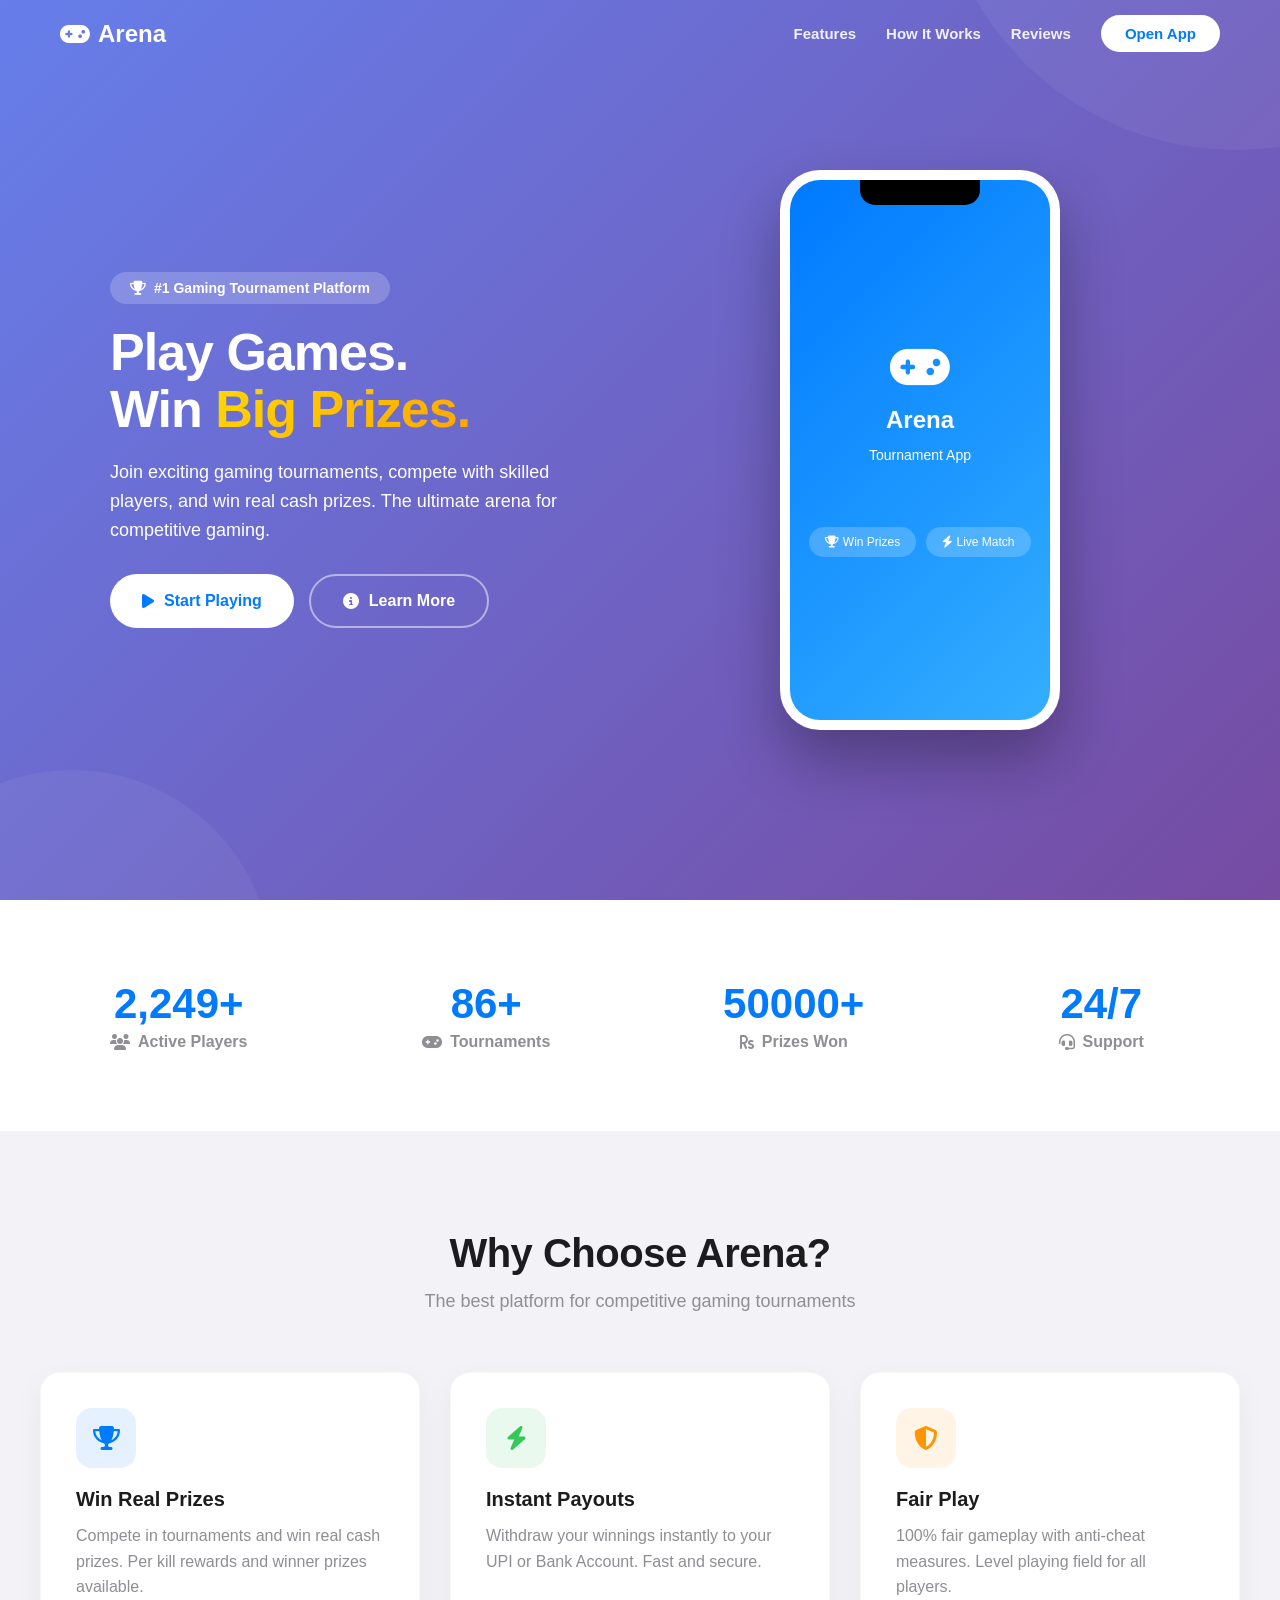
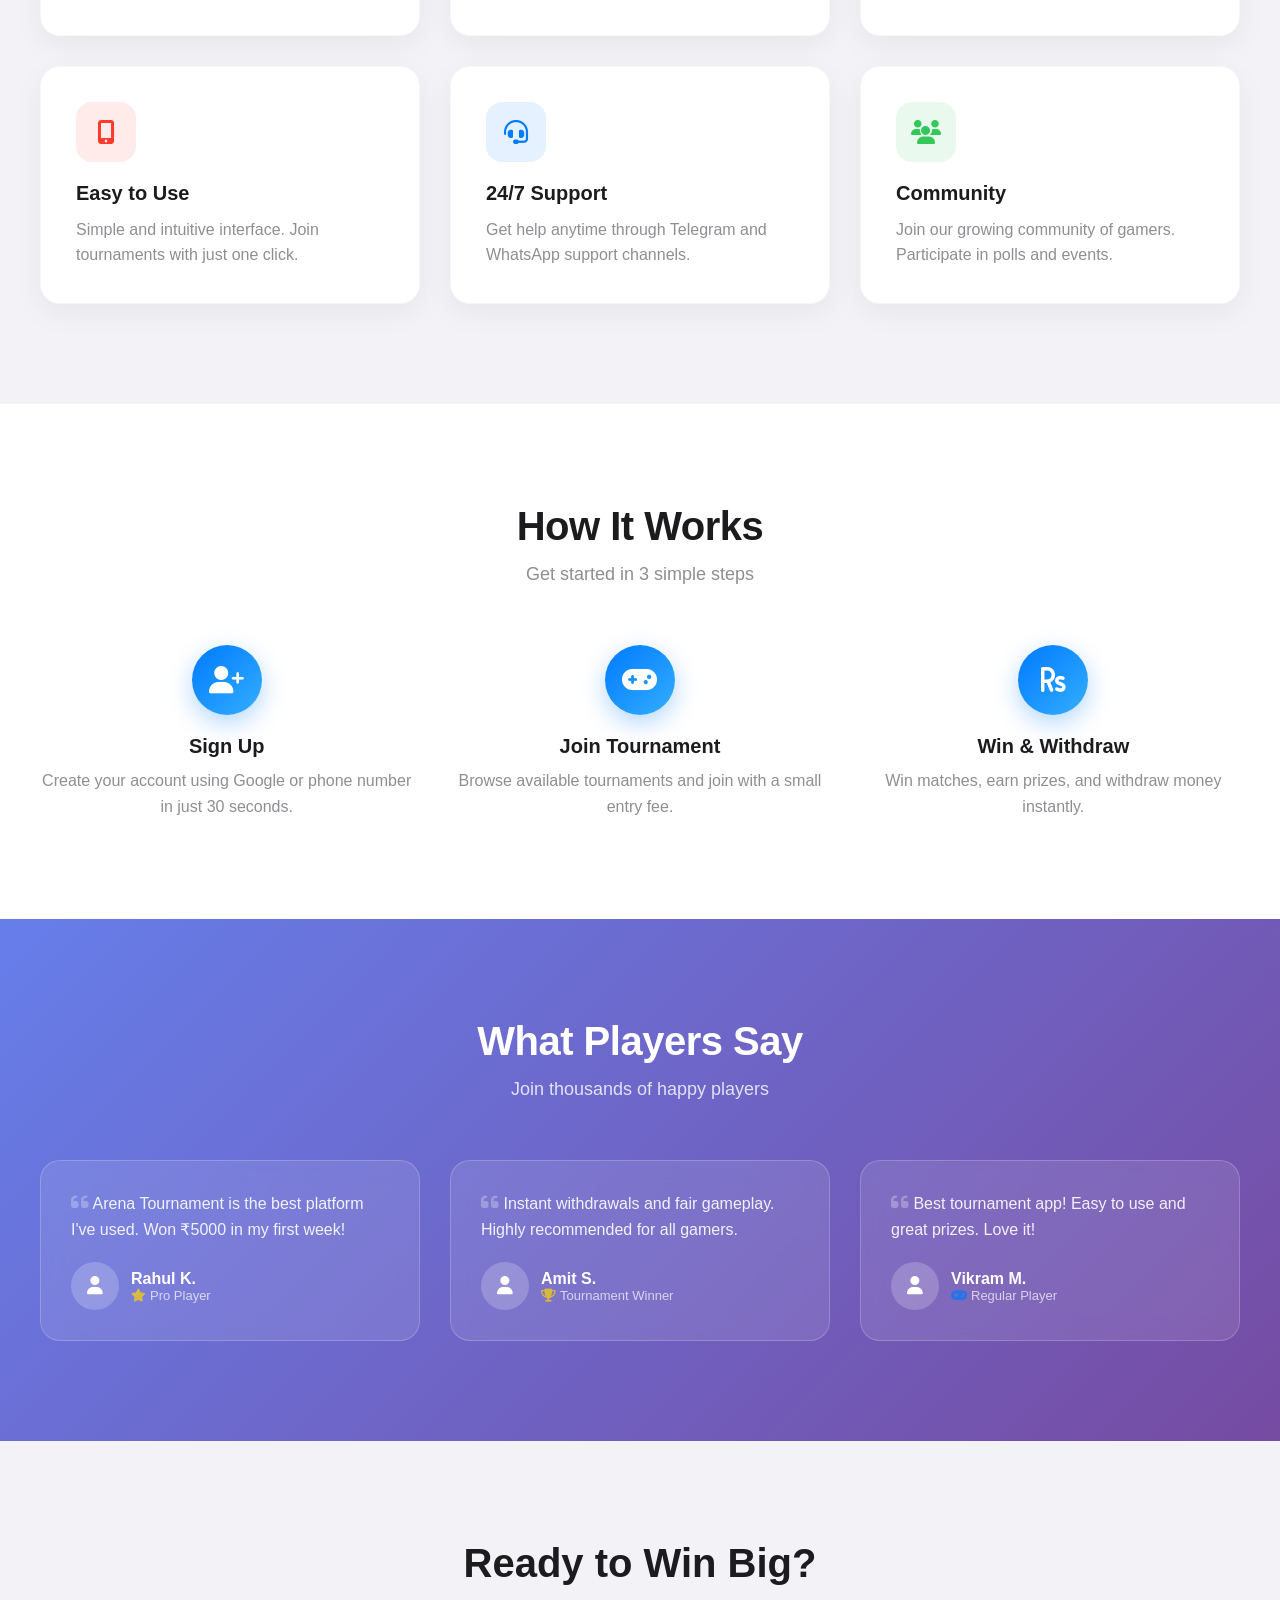
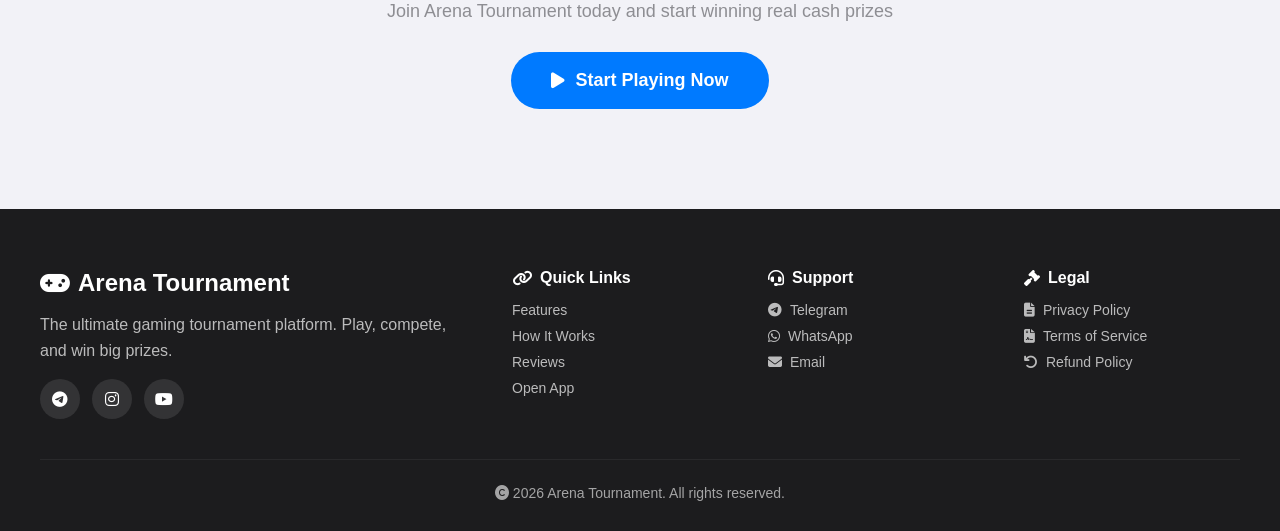
<file: public/site/index.html>
<!DOCTYPE html>
<html lang="en">
<head>
    <meta charset="UTF-8">
    <meta name="viewport" content="width=device-width, initial-scale=1.0">
    <title>Arena Tournament - Play & Win Big</title>
    <meta name="description" content="Arena Tournament - The ultimate gaming tournament platform.">
    <link rel="stylesheet" href="https://cdnjs.cloudflare.com/ajax/libs/font-awesome/6.4.0/css/all.min.css">
    <link rel="stylesheet" href="style.css">
</head>
<body>

    <!-- Navbar -->
    <nav class="navbar" id="navbar">
        <div class="nav-container">
            <a href="#" class="nav-logo"><i class="fas fa-gamepad"></i> Arena</a>
            <div class="nav-links">
                <a href="#features">Features</a>
                <a href="#how-it-works">How It Works</a>
                <a href="#testimonials">Reviews</a>
                <a href="/user/home.html" class="nav-cta">Open App</a>
            </div>
        </div>
    </nav>

    <!-- Hero -->
    <section class="hero">
        <div class="hero-container">
            <div class="hero-content">
                <div class="hero-badge"><i class="fas fa-trophy"></i> #1 Gaming Tournament Platform</div>
                <h1>Play Games.<br>Win <span>Big Prizes.</span></h1>
                <p>Join exciting gaming tournaments, compete with skilled players, and win real cash prizes. The ultimate arena for competitive gaming.</p>
                <div class="hero-buttons">
                    <a href="/user/home.html" class="btn-hero btn-primary"><i class="fas fa-play"></i> Start Playing</a>
                    <a href="#features" class="btn-hero btn-outline"><i class="fas fa-info-circle"></i> Learn More</a>
                </div>
            </div>
            <div class="hero-visual">
                <div class="hero-phone">
                    <div class="hero-phone-notch"></div>
                    <div class="hero-phone-screen">
                        <i class="fas fa-gamepad" style="font-size:48px; margin-bottom:15px;"></i>
                        <h3>Arena</h3>
                        <p>Tournament App</p>
                        <div style="margin-top:30px; display:flex; gap:10px;">
                            <div style="background:rgba(255,255,255,0.2); padding:8px 16px; border-radius:20px; font-size:12px;"><i class="fas fa-trophy"></i> Win Prizes</div>
                            <div style="background:rgba(255,255,255,0.2); padding:8px 16px; border-radius:20px; font-size:12px;"><i class="fas fa-bolt"></i> Live Match</div>
                        </div>
                    </div>
                </div>
            </div>
        </div>
    </section>

    <!-- Stats -->
    <section class="stats">
        <div class="stats-container">
            <div class="stat-item">
                <div class="stat-number" id="stat-users">0+</div>
                <div class="stat-label"><i class="fas fa-users"></i> Active Players</div>
            </div>
            <div class="stat-item">
                <div class="stat-number" id="stat-tournaments">0+</div>
                <div class="stat-label"><i class="fas fa-gamepad"></i> Tournaments</div>
            </div>
            <div class="stat-item">
                <div class="stat-number">50000+</div>
                <div class="stat-label"><i class="fas fa-rupee-sign"></i> Prizes Won</div>
            </div>
            <div class="stat-item">
                <div class="stat-number">24/7</div>
                <div class="stat-label"><i class="fas fa-headset"></i> Support</div>
            </div>
        </div>
    </section>

    <!-- Features -->
    <section class="features" id="features">
        <div class="section-container">
            <div class="section-header">
                <h2>Why Choose Arena?</h2>
                <p>The best platform for competitive gaming tournaments</p>
            </div>
            <div class="features-grid">
                <div class="feature-card">
                    <div class="feature-icon" style="background:rgba(0,122,255,0.1); color:var(--primary);"><i class="fas fa-trophy"></i></div>
                    <h3>Win Real Prizes</h3>
                    <p>Compete in tournaments and win real cash prizes. Per kill rewards and winner prizes available.</p>
                </div>
                <div class="feature-card">
                    <div class="feature-icon" style="background:rgba(52,199,89,0.1); color:var(--success);"><i class="fas fa-bolt"></i></div>
                    <h3>Instant Payouts</h3>
                    <p>Withdraw your winnings instantly to your UPI or Bank Account. Fast and secure.</p>
                </div>
                <div class="feature-card">
                    <div class="feature-icon" style="background:rgba(255,149,0,0.1); color:var(--warning);"><i class="fas fa-shield-alt"></i></div>
                    <h3>Fair Play</h3>
                    <p>100% fair gameplay with anti-cheat measures. Level playing field for all players.</p>
                </div>
                <div class="feature-card">
                    <div class="feature-icon" style="background:rgba(255,59,48,0.1); color:var(--danger);"><i class="fas fa-mobile-alt"></i></div>
                    <h3>Easy to Use</h3>
                    <p>Simple and intuitive interface. Join tournaments with just one click.</p>
                </div>
                <div class="feature-card">
                    <div class="feature-icon" style="background:rgba(0,122,255,0.1); color:var(--primary);"><i class="fas fa-headset"></i></div>
                    <h3>24/7 Support</h3>
                    <p>Get help anytime through Telegram and WhatsApp support channels.</p>
                </div>
                <div class="feature-card">
                    <div class="feature-icon" style="background:rgba(52,199,89,0.1); color:var(--success);"><i class="fas fa-users"></i></div>
                    <h3>Community</h3>
                    <p>Join our growing community of gamers. Participate in polls and events.</p>
                </div>
            </div>
        </div>
    </section>

    <!-- How It Works -->
    <section class="how-it-works" id="how-it-works">
        <div class="section-container">
            <div class="section-header">
                <h2>How It Works</h2>
                <p>Get started in 3 simple steps</p>
            </div>
            <div class="steps">
                <div class="step">
                    <div class="step-number"><i class="fas fa-user-plus"></i></div>
                    <h3>Sign Up</h3>
                    <p>Create your account using Google or phone number in just 30 seconds.</p>
                </div>
                <div class="step">
                    <div class="step-number"><i class="fas fa-gamepad"></i></div>
                    <h3>Join Tournament</h3>
                    <p>Browse available tournaments and join with a small entry fee.</p>
                </div>
                <div class="step">
                    <div class="step-number"><i class="fas fa-rupee-sign"></i></div>
                    <h3>Win & Withdraw</h3>
                    <p>Win matches, earn prizes, and withdraw money instantly.</p>
                </div>
            </div>
        </div>
    </section>

    <!-- Testimonials -->
    <section class="testimonials" id="testimonials">
        <div class="section-container">
            <div class="section-header">
                <h2>What Players Say</h2>
                <p>Join thousands of happy players</p>
            </div>
            <div class="testimonial-grid">
                <div class="testimonial-card">
                    <p><i class="fas fa-quote-left" style="opacity:0.3; font-size:20px;"></i> Arena Tournament is the best platform I've used. Won ₹5000 in my first week!</p>
                    <div class="testimonial-author">
                        <div class="testimonial-avatar"><i class="fas fa-user"></i></div>
                        <div>
                            <div class="testimonial-name">Rahul K.</div>
                            <div class="testimonial-role"><i class="fas fa-star" style="color:#FFD700;"></i> Pro Player</div>
                        </div>
                    </div>
                </div>
                <div class="testimonial-card">
                    <p><i class="fas fa-quote-left" style="opacity:0.3; font-size:20px;"></i> Instant withdrawals and fair gameplay. Highly recommended for all gamers.</p>
                    <div class="testimonial-author">
                        <div class="testimonial-avatar"><i class="fas fa-user"></i></div>
                        <div>
                            <div class="testimonial-name">Amit S.</div>
                            <div class="testimonial-role"><i class="fas fa-trophy" style="color:#FFD700;"></i> Tournament Winner</div>
                        </div>
                    </div>
                </div>
                <div class="testimonial-card">
                    <p><i class="fas fa-quote-left" style="opacity:0.3; font-size:20px;"></i> Best tournament app! Easy to use and great prizes. Love it!</p>
                    <div class="testimonial-author">
                        <div class="testimonial-avatar"><i class="fas fa-user"></i></div>
                        <div>
                            <div class="testimonial-name">Vikram M.</div>
                            <div class="testimonial-role"><i class="fas fa-gamepad" style="color:var(--primary);"></i> Regular Player</div>
                        </div>
                    </div>
                </div>
            </div>
        </div>
    </section>

    <!-- CTA -->
    <section class="cta">
        <div class="section-container">
            <h2>Ready to Win Big?</h2>
            <p>Join Arena Tournament today and start winning real cash prizes</p>
            <a href="/user/home.html" class="btn-hero btn-primary"><i class="fas fa-play"></i> Start Playing Now</a>
        </div>
    </section>

    <!-- Footer -->
    <footer class="footer">
        <div class="footer-container">
            <div class="footer-grid">
                <div class="footer-brand">
                    <h3><i class="fas fa-gamepad"></i> Arena Tournament</h3>
                    <p>The ultimate gaming tournament platform. Play, compete, and win big prizes.</p>
                    <div style="margin-top:15px; display:flex; gap:12px;">
                        <a href="#" style="width:40px; height:40px; background:rgba(255,255,255,0.1); border-radius:50%; display:flex; align-items:center; justify-content:center; color:white; text-decoration:none;"><i class="fab fa-telegram"></i></a>
                        <a href="#" style="width:40px; height:40px; background:rgba(255,255,255,0.1); border-radius:50%; display:flex; align-items:center; justify-content:center; color:white; text-decoration:none;"><i class="fab fa-instagram"></i></a>
                        <a href="#" style="width:40px; height:40px; background:rgba(255,255,255,0.1); border-radius:50%; display:flex; align-items:center; justify-content:center; color:white; text-decoration:none;"><i class="fab fa-youtube"></i></a>
                    </div>
                </div>
                <div class="footer-col">
                    <h4><i class="fas fa-link"></i> Quick Links</h4>
                    <a href="#features">Features</a>
                    <a href="#how-it-works">How It Works</a>
                    <a href="#testimonials">Reviews</a>
                    <a href="/user/home.html">Open App</a>
                </div>
                <div class="footer-col">
                    <h4><i class="fas fa-headset"></i> Support</h4>
                    <a href="#"><i class="fab fa-telegram"></i> Telegram</a>
                    <a href="#"><i class="fab fa-whatsapp"></i> WhatsApp</a>
                    <a href="#"><i class="fas fa-envelope"></i> Email</a>
                </div>
                <div class="footer-col">
                    <h4><i class="fas fa-gavel"></i> Legal</h4>
                    <a href="#"><i class="fas fa-file-alt"></i> Privacy Policy</a>
                    <a href="#"><i class="fas fa-file-contract"></i> Terms of Service</a>
                    <a href="#"><i class="fas fa-undo"></i> Refund Policy</a>
                </div>
            </div>
            <div class="footer-bottom">
                <p><i class="fas fa-copyright"></i> 2026 Arena Tournament. All rights reserved.</p>
            </div>
        </div>
    </footer>

    <script src="script.js"></script>
</body>
</html>
</file>
<file: public/site/style.css>
/* =========================================
   ARENA TOURNAMENT - LANDING PAGE
   ========================================= */
:root {
    --primary: #007aff;
    --primary-dark: #0056b3;
    --success: #34c759;
    --danger: #ff3b30;
    --warning: #ff9500;
    --text-main: #1c1c1e;
    --text-muted: #8e8e93;
    --bg-light: #f2f2f7;
    --white: #ffffff;
}

* { margin: 0; padding: 0; box-sizing: border-box; }

body { font-family: -apple-system, BlinkMacSystemFont, "Segoe UI", Roboto, Helvetica, Arial, sans-serif; color: var(--text-main); overflow-x: hidden; }

/* ANIMATIONS */
@keyframes fadeInUp { from { opacity: 0; transform: translateY(40px); } to { opacity: 1; transform: translateY(0); } }
@keyframes fadeIn { from { opacity: 0; } to { opacity: 1; } }
@keyframes slideInLeft { from { opacity: 0; transform: translateX(-50px); } to { opacity: 1; transform: translateX(0); } }
@keyframes slideInRight { from { opacity: 0; transform: translateX(50px); } to { opacity: 1; transform: translateX(0); } }
@keyframes pulse { 0%, 100% { transform: scale(1); } 50% { transform: scale(1.05); } }
@keyframes float { 0%, 100% { transform: translateY(0px); } 50% { transform: translateY(-15px); } }
@keyframes spin { from { transform: rotate(0deg); } to { transform: rotate(360deg); } }

.animate-fadeInUp { animation: fadeInUp 0.6s ease-out forwards; }
.animate-fadeIn { animation: fadeIn 0.6s ease-out forwards; }
.animate-slideInLeft { animation: slideInLeft 0.6s ease-out forwards; }
.animate-slideInRight { animation: slideInRight 0.6s ease-out forwards; }

.delay-1 { animation-delay: 0.1s; }
.delay-2 { animation-delay: 0.2s; }
.delay-3 { animation-delay: 0.3s; }
.delay-4 { animation-delay: 0.4s; }
.delay-5 { animation-delay: 0.5s; }
.delay-6 { animation-delay: 0.6s; }

/* NAVBAR */
.navbar { position: fixed; top: 0; left: 0; right: 0; z-index: 1000; padding: 15px 0; transition: all 0.3s ease; }
.navbar.scrolled { background: rgba(255,255,255,0.95); backdrop-filter: blur(10px); box-shadow: 0 2px 20px rgba(0,0,0,0.1); }
.nav-container { max-width: 1200px; margin: 0 auto; padding: 0 20px; display: flex; justify-content: space-between; align-items: center; }
.nav-logo { font-size: 24px; font-weight: 900; color: var(--white); text-decoration: none; transition: 0.3s; display: flex; align-items: center; gap: 8px; }
.navbar.scrolled .nav-logo { color: var(--primary); }
.nav-links { display: flex; gap: 30px; align-items: center; }
.nav-links a { color: rgba(255,255,255,0.9); text-decoration: none; font-weight: 600; font-size: 15px; transition: 0.3s; }
.navbar.scrolled .nav-links a { color: var(--text-main); }
.nav-links a:hover { color: var(--primary); }
.nav-cta { background: var(--white); color: var(--primary) !important; padding: 10px 24px; border-radius: 50px; font-weight: 700 !important; }
.navbar.scrolled .nav-cta { background: var(--primary); color: var(--white) !important; }
.nav-cta:hover { transform: scale(1.05); box-shadow: 0 4px 15px rgba(0,122,255,0.3); }

/* HERO */
.hero { min-height: 100vh; background: linear-gradient(135deg, #667eea 0%, #764ba2 100%); display: flex; align-items: center; position: relative; overflow: hidden; }
.hero::before { content: ""; position: absolute; top: -50%; right: -20%; width: 600px; height: 600px; background: rgba(255,255,255,0.05); border-radius: 50%; animation: float 6s ease-in-out infinite; }
.hero::after { content: ""; position: absolute; bottom: -30%; left: -10%; width: 400px; height: 400px; background: rgba(255,255,255,0.05); border-radius: 50%; animation: float 8s ease-in-out infinite reverse; }
.hero-container { max-width: 1200px; margin: 0 auto; padding: 0 20px; display: grid; grid-template-columns: 1fr 1fr; gap: 60px; align-items: center; position: relative; z-index: 1; }
.hero-content { color: var(--white); }
.hero-badge { display: inline-flex; align-items: center; gap: 8px; background: rgba(255,255,255,0.2); padding: 8px 20px; border-radius: 50px; font-size: 14px; font-weight: 600; margin-bottom: 20px; backdrop-filter: blur(5px); animation: fadeIn 0.6s ease-out; }
.hero h1 { font-size: 52px; font-weight: 900; line-height: 1.1; margin-bottom: 20px; letter-spacing: -1px; animation: fadeInUp 0.6s ease-out 0.2s both; }
.hero h1 span { background: linear-gradient(135deg, #FFD700, #FFA500); -webkit-background-clip: text; -webkit-text-fill-color: transparent; }
.hero p { font-size: 18px; opacity: 0.9; margin-bottom: 30px; line-height: 1.6; max-width: 500px; animation: fadeInUp 0.6s ease-out 0.4s both; }
.hero-buttons { display: flex; gap: 15px; flex-wrap: wrap; animation: fadeInUp 0.6s ease-out 0.6s both; }
.btn-hero { padding: 16px 32px; border-radius: 50px; font-weight: 700; font-size: 16px; text-decoration: none; transition: all 0.3s ease; display: inline-flex; align-items: center; gap: 10px; }
.btn-primary { background: var(--white); color: var(--primary); }
.btn-primary:hover { transform: translateY(-3px); box-shadow: 0 10px 30px rgba(0,0,0,0.2); }
.btn-outline { background: transparent; color: var(--white); border: 2px solid rgba(255,255,255,0.5); }
.btn-outline:hover { background: rgba(255,255,255,0.1); border-color: var(--white); transform: translateY(-3px); }
.hero-visual { display: flex; justify-content: center; animation: slideInRight 0.8s ease-out 0.4s both; }
.hero-phone { width: 280px; height: 560px; background: var(--white); border-radius: 40px; padding: 10px; box-shadow: 0 30px 60px rgba(0,0,0,0.3); position: relative; animation: float 4s ease-in-out infinite; }
.hero-phone-screen { width: 100%; height: 100%; background: linear-gradient(135deg, #007aff, #34aeff); border-radius: 30px; display: flex; flex-direction: column; align-items: center; justify-content: center; color: white; }
.hero-phone-screen h3 { font-size: 24px; font-weight: 800; margin-bottom: 10px; }
.hero-phone-screen p { font-size: 14px; opacity: 0.8; }
.hero-phone-notch { position: absolute; top: 10px; left: 50%; transform: translateX(-50%); width: 120px; height: 25px; background: #000; border-radius: 0 0 15px 15px; }

/* STATS */
.stats { padding: 60px 20px; background: var(--white); }
.stats-container { max-width: 1200px; margin: 0 auto; display: grid; grid-template-columns: repeat(4, 1fr); gap: 30px; }
.stat-item { text-align: center; padding: 20px; transition: 0.3s; }
.stat-item:hover { transform: translateY(-5px); }
.stat-number { font-size: 42px; font-weight: 900; color: var(--primary); margin-bottom: 5px; }
.stat-label { font-size: 16px; color: var(--text-muted); font-weight: 600; display: flex; align-items: center; justify-content: center; gap: 8px; }

/* FEATURES */
.features { padding: 100px 20px; background: var(--bg-light); }
.section-container { max-width: 1200px; margin: 0 auto; }
.section-header { text-align: center; margin-bottom: 60px; }
.section-header h2 { font-size: 40px; font-weight: 900; margin-bottom: 15px; letter-spacing: -0.5px; }
.section-header p { font-size: 18px; color: var(--text-muted); max-width: 600px; margin: 0 auto; }
.features-grid { display: grid; grid-template-columns: repeat(3, 1fr); gap: 30px; }
.feature-card { background: var(--white); padding: 35px; border-radius: 20px; box-shadow: 0 10px 30px rgba(0,0,0,0.05); transition: all 0.3s ease; border: 1px solid rgba(0,0,0,0.03); }
.feature-card:hover { transform: translateY(-8px); box-shadow: 0 15px 40px rgba(0,0,0,0.1); }
.feature-icon { width: 60px; height: 60px; border-radius: 16px; display: flex; align-items: center; justify-content: center; font-size: 24px; margin-bottom: 20px; transition: 0.3s; }
.feature-card:hover .feature-icon { transform: scale(1.1) rotate(5deg); }
.feature-card h3 { font-size: 20px; font-weight: 800; margin-bottom: 12px; }
.feature-card p { color: var(--text-muted); line-height: 1.6; }

/* HOW IT WORKS */
.how-it-works { padding: 100px 20px; background: var(--white); }
.steps { display: grid; grid-template-columns: repeat(3, 1fr); gap: 40px; margin-top: 50px; }
.step { text-align: center; position: relative; }
.step-number { width: 70px; height: 70px; background: linear-gradient(135deg, var(--primary), #34aeff); color: var(--white); border-radius: 50%; display: flex; align-items: center; justify-content: center; font-size: 28px; margin: 0 auto 20px; transition: 0.3s; box-shadow: 0 8px 25px rgba(0,122,255,0.3); }
.step:hover .step-number { transform: scale(1.1) rotate(10deg); box-shadow: 0 12px 35px rgba(0,122,255,0.4); }
.step h3 { font-size: 20px; font-weight: 800; margin-bottom: 10px; }
.step p { color: var(--text-muted); line-height: 1.6; }

/* TESTIMONIALS */
.testimonials { padding: 100px 20px; background: linear-gradient(135deg, #667eea 0%, #764ba2 100%); color: var(--white); }
.testimonials .section-header h2 { color: var(--white); }
.testimonials .section-header p { color: rgba(255,255,255,0.8); }
.testimonial-grid { display: grid; grid-template-columns: repeat(3, 1fr); gap: 30px; }
.testimonial-card { background: rgba(255,255,255,0.1); backdrop-filter: blur(10px); padding: 30px; border-radius: 20px; border: 1px solid rgba(255,255,255,0.2); transition: 0.3s; }
.testimonial-card:hover { transform: translateY(-5px); background: rgba(255,255,255,0.15); }
.testimonial-card p { font-size: 16px; line-height: 1.6; margin-bottom: 20px; opacity: 0.9; }
.testimonial-author { display: flex; align-items: center; gap: 12px; }
.testimonial-avatar { width: 48px; height: 48px; border-radius: 50%; background: rgba(255,255,255,0.2); display: flex; align-items: center; justify-content: center; font-size: 18px; }
.testimonial-name { font-weight: 700; }
.testimonial-role { font-size: 13px; opacity: 0.7; display: flex; align-items: center; gap: 4px; }

/* CTA */
.cta { padding: 100px 20px; text-align: center; background: var(--bg-light); }
.cta h2 { font-size: 40px; font-weight: 900; margin-bottom: 15px; }
.cta p { font-size: 18px; color: var(--text-muted); margin-bottom: 30px; }
.cta .btn-primary { background: var(--primary); color: var(--white); font-size: 18px; padding: 18px 40px; }
.cta .btn-primary:hover { background: var(--primary-dark); transform: translateY(-3px); box-shadow: 0 10px 30px rgba(0,122,255,0.3); }

/* FOOTER */
.footer { background: var(--text-main); color: var(--white); padding: 60px 20px 30px; }
.footer-container { max-width: 1200px; margin: 0 auto; }
.footer-grid { display: grid; grid-template-columns: 2fr 1fr 1fr 1fr; gap: 40px; margin-bottom: 40px; }
.footer-brand h3 { font-size: 24px; font-weight: 900; margin-bottom: 15px; display: flex; align-items: center; gap: 8px; }
.footer-brand p { opacity: 0.7; line-height: 1.6; }
.footer-col h4 { font-size: 16px; font-weight: 700; margin-bottom: 15px; display: flex; align-items: center; gap: 8px; }
.footer-col a { display: flex; align-items: center; gap: 8px; color: rgba(255,255,255,0.7); text-decoration: none; margin-bottom: 10px; transition: 0.3s; font-size: 14px; }
.footer-col a:hover { color: var(--primary); transform: translateX(5px); }
.footer-bottom { border-top: 1px solid rgba(255,255,255,0.1); padding-top: 25px; text-align: center; opacity: 0.6; font-size: 14px; display: flex; align-items: center; justify-content: center; gap: 5px; }

/* RESPONSIVE */
@media (max-width: 768px) {
    .hero-container { grid-template-columns: 1fr; text-align: center; }
    .hero h1 { font-size: 36px; }
    .hero p { margin: 0 auto 30px; }
    .hero-buttons { justify-content: center; }
    .hero-visual { margin-top: 40px; }
    .hero-phone { width: 220px; height: 440px; }
    .stats-container { grid-template-columns: repeat(2, 1fr); }
    .features-grid { grid-template-columns: 1fr; }
    .steps { grid-template-columns: 1fr; }
    .testimonial-grid { grid-template-columns: 1fr; }
    .footer-grid { grid-template-columns: 1fr 1fr; }
    .nav-links { display: none; }
}
</file>
